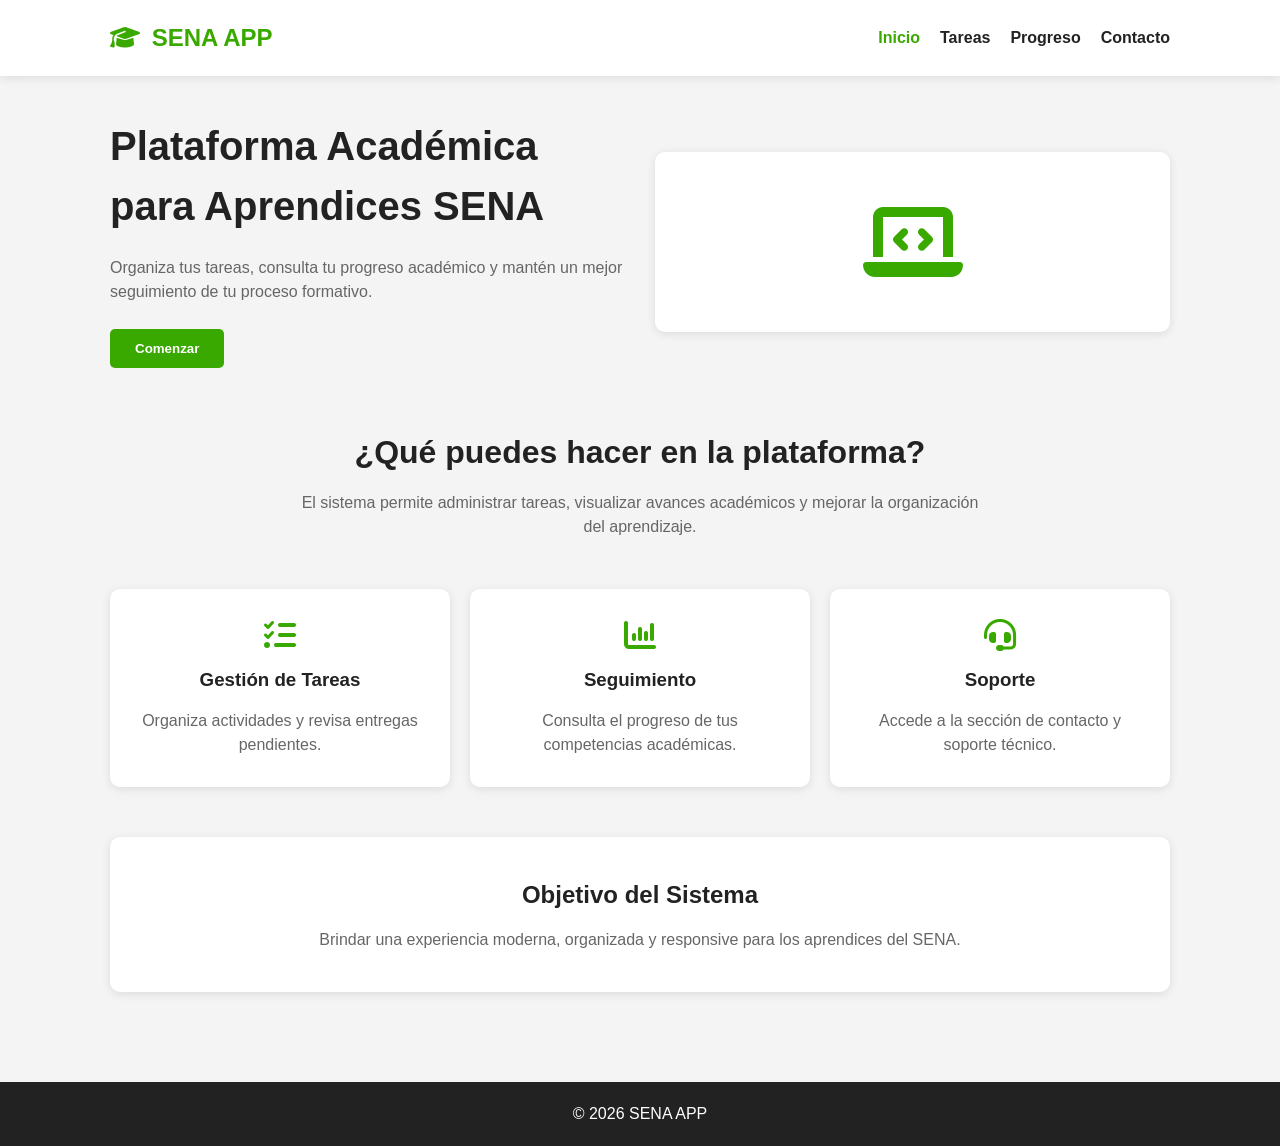
<file: Contenido/index.html>
<!DOCTYPE html>
<html lang="es">

<head>

    <meta charset="UTF-8">
    <meta name="viewport"
    content="width=device-width, initial-scale=1.0">

    <title>PLATAFORMA SENA - Inicio</title>

    <!-- CSS -->
    <link rel="stylesheet"
    href="CSS/styles_global.css">

    <!-- ICONOS -->
    <link rel="stylesheet"
    href="https://cdnjs.cloudflare.com/ajax/libs/font-awesome/6.5.1/css/all.min.css">

</head>

<body>

    <!-- HEADER -->
    <header class="header">

        <nav class="navbar">

            <h1 class="logo">
                <i class="fa-solid fa-graduation-cap"></i>
                SENA APP
            </h1>

            <ul class="nav-links">

                <li>
                    <a class="active" href="index.html">
                        Inicio
                    </a>
                </li>

                <li>
                    <a href="pages/tareas.html">
                        Tareas
                    </a>
                </li>

                <li>
                    <a href="pages/progreso.html">
                        Progreso
                    </a>
                </li>

                <li>
                    <a href="pages/contacto.html">
                        Contacto
                    </a>
                </li>

            </ul>

        </nav>

    </header>

    <!-- CONTENIDO -->
    <main class="container">

        <!-- HERO -->
        <section class="hero">

            <div class="hero-text">

                <h2>
                    Plataforma Académica
                    para Aprendices SENA
                </h2>

                <p>
                    Organiza tus tareas, consulta
                    tu progreso académico y mantén
                    un mejor seguimiento de tu
                    proceso formativo.
                </p>

                <button class="btn">
                    Comenzar
                </button>

            </div>

            <div class="hero-image">

                <i class="fa-solid fa-laptop-code"></i>

            </div>

        </section>

        <!-- INFORMACIÓN -->
        <section class="info-section">

            <h2>
                ¿Qué puedes hacer en la plataforma?
            </h2>

            <p>
                El sistema permite administrar tareas,
                visualizar avances académicos y mejorar
                la organización del aprendizaje.
            </p>

        </section>

        <!-- CARDS -->
        <section class="cards">

            <article class="card">

                <i class="fa-solid fa-list-check"></i>

                <h3>
                    Gestión de Tareas
                </h3>

                <p>
                    Organiza actividades y revisa
                    entregas pendientes.
                </p>

            </article>

            <article class="card">

                <i class="fa-solid fa-chart-column"></i>

                <h3>
                    Seguimiento
                </h3>

                <p>
                    Consulta el progreso de tus
                    competencias académicas.
                </p>

            </article>

            <article class="card">

                <i class="fa-solid fa-headset"></i>

                <h3>
                    Soporte
                </h3>

                <p>
                    Accede a la sección de contacto
                    y soporte técnico.
                </p>

            </article>

        </section>

        <!-- OBJETIVO -->
        <section class="objective">

            <h2>
                Objetivo del Sistema
            </h2>

            <p>
                Brindar una experiencia moderna,
                organizada y responsive para
                los aprendices del SENA.
            </p>

        </section>

    </main>

    <!-- FOOTER -->
    <footer class="footer">

        <p>
            © 2026 SENA APP
        </p>

    </footer>
</body>
</html>
</file>
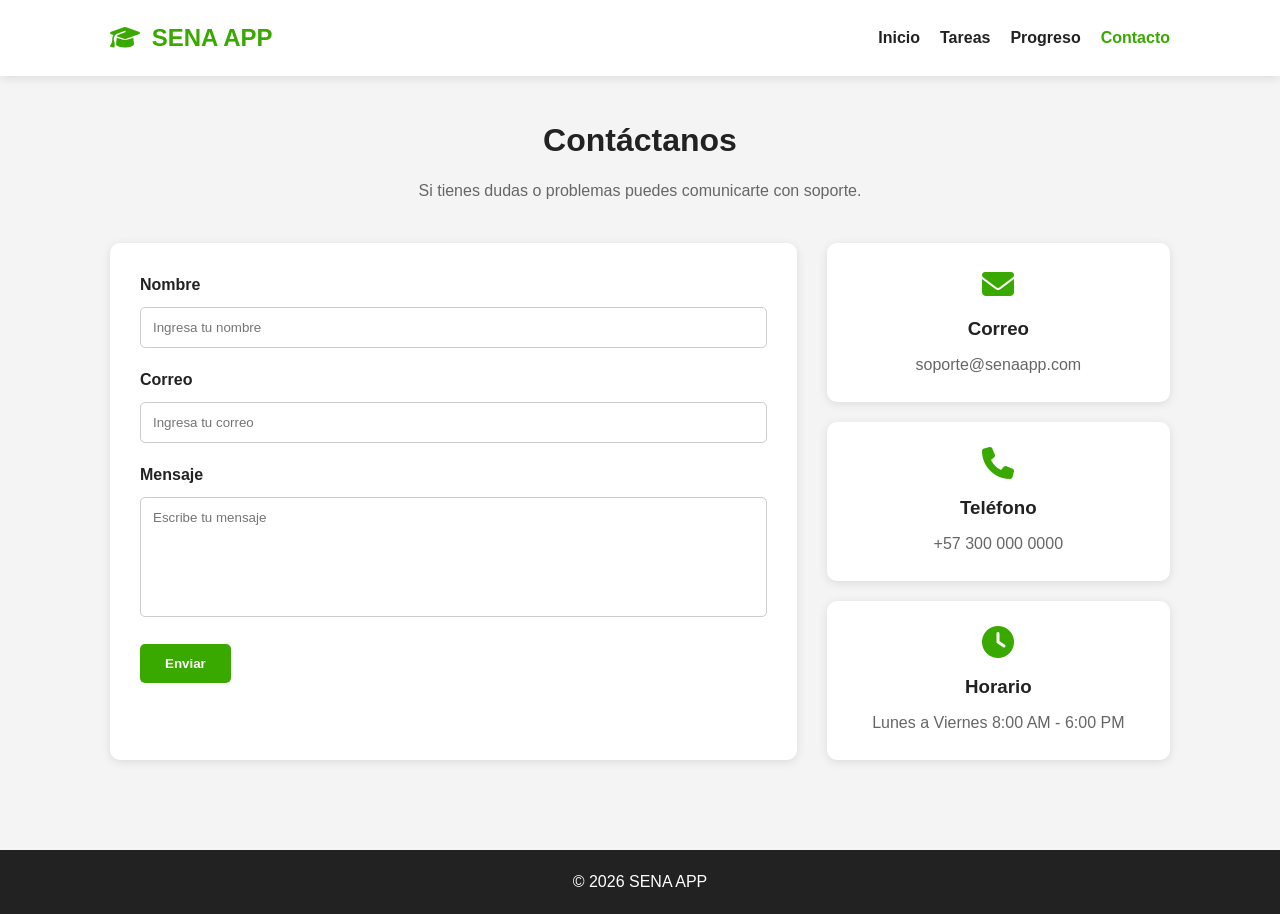
<file: Contenido/pages/contacto.html>
<!DOCTYPE html>
<html lang="es">

<head>

    <meta charset="UTF-8">

    <meta name="viewport"
    content="width=device-width, initial-scale=1.0">

    <title>Contacto | SENA APP</title>
    <!-- CSS -->
    <link rel="stylesheet"
    href="../CSS/styles_global.css">

    <link rel="stylesheet"
    href="../CSS/contacto.css">

    <!-- ICONOS -->
    <link rel="stylesheet"
    href="https://cdnjs.cloudflare.com/ajax/libs/font-awesome/6.5.1/css/all.min.css">

</head>

<body>

    <!-- HEADER -->
    <header class="header">

        <nav class="navbar">

            <h1 class="logo">
                <i class="fa-solid fa-graduation-cap"></i>
                SENA APP
            </h1>

            <ul class="nav-links">

                <li>
                    <a href="../index.html">
                        Inicio
                    </a>
                </li>

                <li>
                    <a href="tareas.html">
                        Tareas
                    </a>
                </li>

                <li>
                    <a href="progreso.html">
                        Progreso
                    </a>
                </li>

                <li>
                    <a class="active" href="contacto.html">
                        Contacto
                    </a>
                </li>

            </ul>

        </nav>

    </header>

    <!-- CONTENIDO -->
    <main class="container">

        <!-- TITULO -->
        <section class="contact-header">

            <h2>
                Contáctanos
            </h2>

            <p>
                Si tienes dudas o problemas
                puedes comunicarte con soporte.
            </p>

        </section>

        <!-- CONTACTO -->
        <section class="contact-section">

            <!-- FORMULARIO -->
            <form class="contact-form">

                <label>
                    Nombre
                </label>

                <input
                type="text"
                placeholder="Ingresa tu nombre">

                <label>
                    Correo
                </label>

                <input
                type="email"
                placeholder="Ingresa tu correo">

                <label>
                    Mensaje
                </label>

                <textarea
                placeholder="Escribe tu mensaje"></textarea>

                <button class="btn">
                    Enviar
                </button>

            </form>

            <!-- INFORMACIÓN -->
            <div class="contact-info">

                <div class="info-card">

                    <i class="fa-solid fa-envelope"></i>

                    <h3>
                        Correo
                    </h3>

                    <p>
                        soporte@senaapp.com
                    </p>

                </div>

                <div class="info-card">

                    <i class="fa-solid fa-phone"></i>

                    <h3>
                        Teléfono
                    </h3>

                    <p>
                        +57 300 000 0000
                    </p>

                </div>

                <div class="info-card">

                    <i class="fa-solid fa-clock"></i>

                    <h3>
                        Horario
                    </h3>

                    <p>
                        Lunes a Viernes
                        8:00 AM - 6:00 PM
                    </p>

                </div>

            </div>

        </section>

    </main>

    <!-- FOOTER -->
    <footer class="footer">

        <p>
            © 2026 SENA APP
        </p>

    </footer>

</body>

</html>
</file>
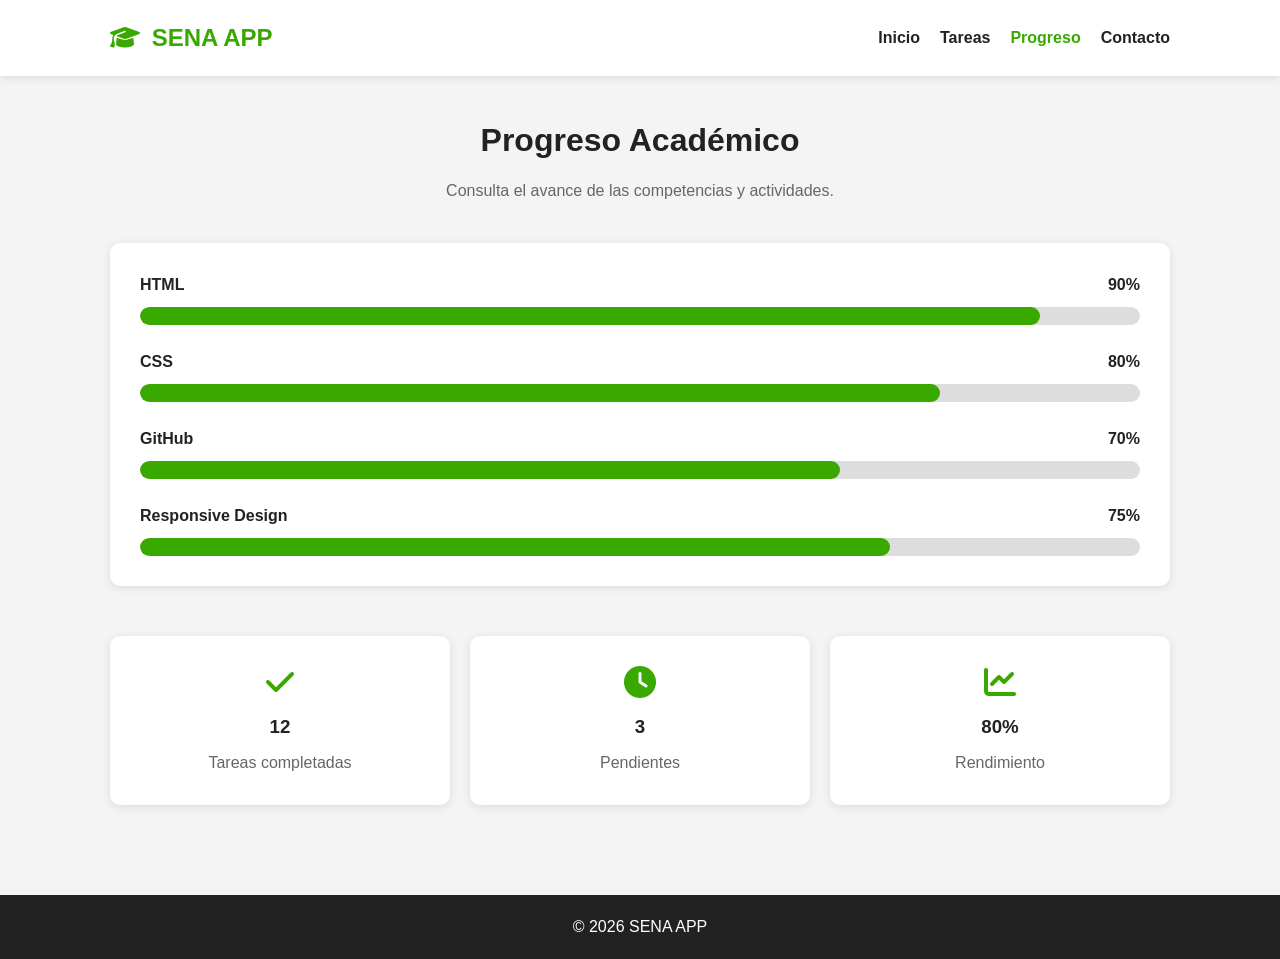
<file: Contenido/pages/progreso.html>
<!DOCTYPE html>
<html lang="es">

<head>

    <meta charset="UTF-8">

    <meta name="viewport"
    content="width=device-width, initial-scale=1.0">

    <title>Progreso | SENA APP</title>
    <!-- CSS -->
    <link rel="stylesheet"
    href="../CSS/styles_global.css">

    <link rel="stylesheet"
    href="../CSS/progreso.css">

    <!-- ICONOS -->
    <link rel="stylesheet"
    href="https://cdnjs.cloudflare.com/ajax/libs/font-awesome/6.5.1/css/all.min.css">

</head>

<body>

    <!-- HEADER -->
    <header class="header">

        <nav class="navbar">

            <h1 class="logo">
                <i class="fa-solid fa-graduation-cap"></i>
                SENA APP
            </h1>

            <ul class="nav-links">

                <li>
                    <a href="../index.html">
                        Inicio
                    </a>
                </li>

                <li>
                    <a href="tareas.html">
                        Tareas
                    </a>
                </li>

                <li>
                    <a class="active" href="progreso.html">
                        Progreso
                    </a>
                </li>

                <li>
                    <a href="contacto.html">
                        Contacto
                    </a>
                </li>

            </ul>

        </nav>

    </header>

    <!-- CONTENIDO -->
    <main class="container">

        <!-- TITULO -->
        <section class="progress-header">

            <h2>
                Progreso Académico
            </h2>

            <p>
                Consulta el avance de las
                competencias y actividades.
            </p>

        </section>

        <!-- PROGRESO -->
        <section class="progress-section">

            <!-- ITEM -->
            <div class="progress-card">

                <div class="progress-info">

                    <span>
                        HTML
                    </span>

                    <span>
                        90%
                    </span>

                </div>

                <div class="bar">

                    <div class="fill html"></div>

                </div>

            </div>

            <!-- ITEM -->
            <div class="progress-card">

                <div class="progress-info">

                    <span>
                        CSS
                    </span>

                    <span>
                        80%
                    </span>

                </div>

                <div class="bar">

                    <div class="fill css"></div>

                </div>

            </div>

            <!-- ITEM -->
            <div class="progress-card">

                <div class="progress-info">

                    <span>
                        GitHub
                    </span>

                    <span>
                        70%
                    </span>

                </div>

                <div class="bar">

                    <div class="fill github"></div>

                </div>

            </div>

            <!-- ITEM -->
            <div class="progress-card">

                <div class="progress-info">

                    <span>
                        Responsive Design
                    </span>

                    <span>
                        75%
                    </span>

                </div>

                <div class="bar">

                    <div class="fill responsive"></div>

                </div>

            </div>

        </section>

        <!-- RESUMEN -->
        <section class="summary">

            <div class="summary-card">

                <i class="fa-solid fa-check"></i>

                <h3>
                    12
                </h3>

                <p>
                    Tareas completadas
                </p>

            </div>

            <div class="summary-card">

                <i class="fa-solid fa-clock"></i>

                <h3>
                    3
                </h3>

                <p>
                    Pendientes
                </p>

            </div>

            <div class="summary-card">

                <i class="fa-solid fa-chart-line"></i>

                <h3>
                    80%
                </h3>

                <p>
                    Rendimiento
                </p>

            </div>

        </section>

    </main>

    <!-- FOOTER -->
    <footer class="footer">

        <p>
            © 2026 SENA APP
        </p>

    </footer>

</body>
</html>
</file>
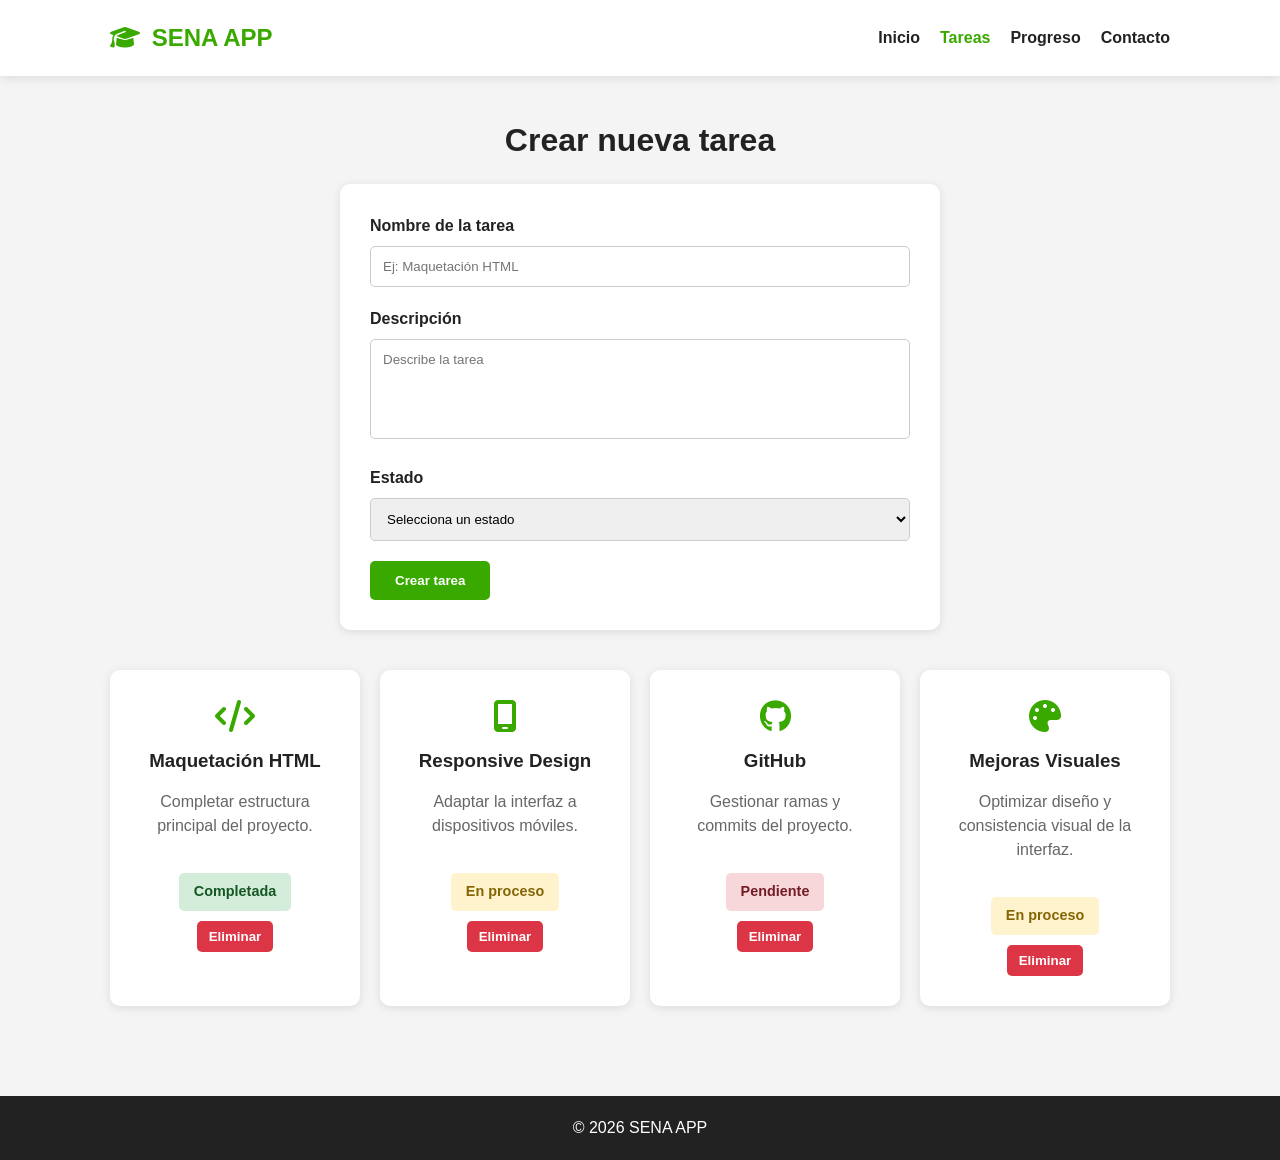
<file: Contenido/pages/tareas.html>
<!DOCTYPE html>
<html lang="es">
<head>
    <meta charset="UTF-8">
    <meta name="viewport" content="width=device-width, initial-scale=1.0">

    <title>Tareas | SENA APP</title>

    <link rel="stylesheet" href="../CSS/styles_global.css">
    <link rel="stylesheet" href="../CSS/tareas.css">
    <link rel="stylesheet" href="https://cdnjs.cloudflare.com/ajax/libs/font-awesome/6.5.1/css/all.min.css">
</head>

<body>

<header class="header">

    <nav class="navbar">

        <h1 class="logo">
            <i class="fa-solid fa-graduation-cap"></i>
            SENA APP
        </h1>

        <ul class="nav-links">

            <li><a href="../index.html">Inicio</a></li>
            <li><a class="active" href="tareas.html">Tareas</a></li>
            <li><a href="progreso.html">Progreso</a></li>
            <li><a href="contacto.html">Contacto</a></li>

        </ul>

    </nav>

</header>

<main class="container">

    <!-- FORMULARIO (CREATE) -->
    <section class="task-form-section">

        <h2>Crear nueva tarea</h2>

        <form class="task-form">

            <label>Nombre de la tarea</label>
            <input 
                type="text" 
                name="taskName"
                placeholder="Ej: Maquetación HTML" 
                required 
                maxlength="50">

            <label>Descripción</label>
            <textarea 
                name="taskDescription"
                placeholder="Describe la tarea" 
                required 
                maxlength="150"></textarea>

            <label>Estado</label>
            <select name="taskStatus" required>

                <option value="">Selecciona un estado</option>
                <option value="pending">Pendiente</option>
                <option value="progress">En proceso</option>
                <option value="completed">Completada</option>

            </select>

            <button class="btn" type="submit">Crear tarea</button>

        </form>

    </section>

    <!-- LISTADO (READ + CRUD VISUAL) -->
    <section class="tasks">

        <article class="task-card" data-id="1">

            <i class="fa-solid fa-code"></i>

            <h3>Maquetación HTML</h3>
            <p>Completar estructura principal del proyecto.</p>

            <div class="task-actions">

                <span class="status completed">Completada</span>

                <button class="delete-btn">Eliminar</button>

            </div>

        </article>

        <article class="task-card" data-id="2">

            <i class="fa-solid fa-mobile-screen"></i>

            <h3>Responsive Design</h3>
            <p>Adaptar la interfaz a dispositivos móviles.</p>

            <div class="task-actions">

                <span class="status progress">En proceso</span>

                <button class="delete-btn">Eliminar</button>

            </div>

        </article>

        <article class="task-card" data-id="3">

            <i class="fa-brands fa-github"></i>

            <h3>GitHub</h3>
            <p>Gestionar ramas y commits del proyecto.</p>

            <div class="task-actions">

                <span class="status pending">Pendiente</span>

                <button class="delete-btn">Eliminar</button>

            </div>

        </article>

        <article class="task-card" data-id="4">

            <i class="fa-solid fa-palette"></i>

            <h3>Mejoras Visuales</h3>
            <p>Optimizar diseño y consistencia visual de la interfaz.</p>

            <div class="task-actions">

                <span class="status progress">En proceso</span>

                <button class="delete-btn">Eliminar</button>

            </div>

        </article>

    </section>

</main>

<footer class="footer">
    <p>© 2026 SENA APP</p>
</footer>

</body>
</html>
</file>
<file: Contenido/CSS/styles_global.css>
/* =========================
   RESET
========================= */
*{
    margin: 0;
    padding: 0;
    box-sizing: border-box;
}

/* =========================
   VARIABLES
========================= */
:root{

    --color-primary: #39A900;
    --color-dark: #222;
    --color-light: #f4f4f4;
    --color-white: #ffffff;
    --color-gray: #666;

    --font-main: Arial, Helvetica, sans-serif;

    --spacing-sm: 10px;
    --spacing-md: 20px;
    --spacing-lg: 40px;

    --radius: 10px;
}

/* =========================
   BODY
========================= */
body{
    font-family: var(--font-main);
    background-color: var(--color-light);
    color: var(--color-dark);
    line-height: 1.5;
}

/* =========================
   HEADER
========================= */
.header{
    background-color: var(--color-white);
    box-shadow: 0 2px 10px rgba(0,0,0,0.1);
}

/* =========================
   NAVBAR
========================= */
.navbar{
    max-width: 1100px;

    margin: auto;

    padding: 20px;

    display: flex;
    justify-content: space-between;
    align-items: center;
}

/* =========================
   LOGO
========================= */
.logo{
    color: var(--color-primary);
    font-size: 1.5rem;
}

.logo i{
    margin-right: 5px;
}

/* =========================
   LINKS
========================= */
.nav-links{
    list-style: none;

    display: flex;
    gap: 20px;
}

.nav-links a{
    text-decoration: none;
    color: var(--color-dark);

    font-weight: bold;

    transition: 0.3s;
}

.nav-links a:hover,
.nav-links .active{
    color: var(--color-primary);
}

/* =========================
   CONTAINER
========================= */
.container{
    max-width: 1100px;

    margin: auto;

    padding: var(--spacing-lg) var(--spacing-md);
}

/* =========================
   HERO
========================= */
.hero{
    display: grid;
    grid-template-columns: 1fr;

    gap: 30px;

    align-items: center;

    margin-bottom: 60px;
}

/* TEXTO */
.hero-text h2{
    font-size: 2.5rem;

    margin-bottom: 20px;
}

.hero-text p{
    color: var(--color-gray);

    margin-bottom: 25px;
}

/* IMAGEN */
.hero-image{
    background-color: var(--color-white);

    padding: 50px;

    border-radius: var(--radius);

    text-align: center;

    box-shadow: 0 2px 10px rgba(0,0,0,0.1);
}

.hero-image i{
    font-size: 5rem;
    color: var(--color-primary);
}

/* =========================
   BOTÓN
========================= */
.btn{
    background-color: var(--color-primary);
    color: var(--color-white);

    border: none;

    padding: 12px 25px;

    border-radius: 5px;

    cursor: pointer;

    font-weight: bold;

    transition: 0.3s;
}

.btn:hover{
    background-color: #2d8500;
}

/* =========================
   INFO
========================= */
.info-section{
    text-align: center;

    margin-bottom: 50px;
}

.info-section h2{
    margin-bottom: 15px;

    font-size: 2rem;
}

.info-section p{
    color: var(--color-gray);

    max-width: 700px;

    margin: auto;
}

/* =========================
   CARDS
========================= */
.cards{
    display: grid;
    grid-template-columns: 1fr;

    gap: 20px;

    margin-bottom: 50px;
}

/* CARD */
.card{
    background-color: var(--color-white);

    padding: 30px;

    border-radius: var(--radius);

    text-align: center;

    box-shadow: 0 2px 10px rgba(0,0,0,0.1);

    transition: 0.3s;
}

.card:hover{
    transform: translateY(-5px);
}

/* ICONO */
.card i{
    font-size: 2rem;

    color: var(--color-primary);

    margin-bottom: 15px;
}

/* TITULO */
.card h3{
    margin-bottom: 15px;
}

/* TEXTO */
.card p{
    color: var(--color-gray);
}

/* =========================
   OBJECTIVE
========================= */
.objective{
    background-color: var(--color-white);

    padding: 40px;

    border-radius: var(--radius);

    text-align: center;

    box-shadow: 0 2px 10px rgba(0,0,0,0.1);
}

.objective h2{
    margin-bottom: 15px;
}

.objective p{
    color: var(--color-gray);
}

/* =========================
   FOOTER
========================= */
.footer{
    background-color: var(--color-dark);

    color: var(--color-white);

    text-align: center;

    padding: 20px;

    margin-top: 50px;
}

/* =========================
   RESPONSIVE
========================= */
@media(min-width:768px){

    .hero{
        grid-template-columns: 1fr 1fr;
    }

    .cards{
        grid-template-columns: repeat(3,1fr);
    }
}

/*  MOBILE */
@media(max-width:768px){

    .navbar{
        flex-direction: column;
        gap: 15px;
    }

    .nav-links{
        flex-wrap: wrap;
        justify-content: center;
    }

    .hero-text h2{
        font-size: 2rem;
    }

    .info-section h2{
        font-size: 1.7rem;
    }
}
</file>
<file: Contenido/CSS/contacto.css>
/* =========================
   HEADER
========================= */
.contact-header{
    text-align: center;

    margin-bottom: 40px;
}

.contact-header h2{
    font-size: 2rem;
    margin-bottom: 15px;
}

.contact-header p{
    color: var(--color-gray);
}

/* =========================
   CONTACT SECTION
========================= */
.contact-section{
    display: grid;
    grid-template-columns: 1fr;

    gap: 30px;
}

/* =========================
   FORM
========================= */
.contact-form{
    background-color: var(--color-white);

    padding: 30px;

    border-radius: var(--radius);

    box-shadow: 0 2px 10px rgba(0,0,0,0.1);
}

/* LABEL */
.contact-form label{
    display: block;

    margin-bottom: 10px;

    font-weight: bold;
}

/* INPUTS */
.contact-form input,
.contact-form textarea{
    width: 100%;

    padding: 12px;

    margin-bottom: 20px;

    border: 1px solid #ccc;

    border-radius: 5px;

    font-family: var(--font-main);

    outline: none;
}

/* TEXTAREA */
.contact-form textarea{
    resize: none;

    min-height: 120px;
}

/* FOCUS */
.contact-form input:focus,
.contact-form textarea:focus{
    border-color: var(--color-primary);
}

/* =========================
   INFO
========================= */
.contact-info{
    display: grid;

    gap: 20px;
}

/* CARD */
.info-card{
    background-color: var(--color-white);

    padding: 25px;

    border-radius: var(--radius);

    text-align: center;

    box-shadow: 0 2px 10px rgba(0,0,0,0.1);

    transition: 0.3s;
}

.info-card:hover{
    transform: translateY(-5px);
}

/* ICON */
.info-card i{
    font-size: 2rem;

    color: var(--color-primary);

    margin-bottom: 15px;
}

/* TITULO */
.info-card h3{
    margin-bottom: 10px;
}

/* TEXTO */
.info-card p{
    color: var(--color-gray);
}

/* =========================
   RESPONSIVE
========================= */
@media(min-width:768px){

    .contact-section{
        grid-template-columns: 2fr 1fr;
    }
}
</file>
<file: Contenido/CSS/progreso.css>
/* =========================
   HEADER
========================= */
.progress-header{
    text-align: center;

    margin-bottom: 40px;
}

.progress-header h2{
    font-size: 2rem;
    margin-bottom: 15px;
}

.progress-header p{
    color: var(--color-gray);
}

/* =========================
   SECTION
========================= */
.progress-section{
    background-color: var(--color-white);

    padding: 30px;

    border-radius: var(--radius);

    box-shadow: 0 2px 10px rgba(0,0,0,0.1);

    margin-bottom: 50px;
}

/* =========================
   CARD
========================= */
.progress-card{
    margin-bottom: 25px;
}

.progress-card:last-child{
    margin-bottom: 0;
}

/* =========================
   INFO
========================= */
.progress-info{
    display: flex;
    justify-content: space-between;

    margin-bottom: 10px;

    font-weight: bold;
}

/* =========================
   BARRA
========================= */
.bar{
    width: 100%;
    height: 18px;

    background-color: #ddd;

    border-radius: 20px;

    overflow: hidden;
}

/* =========================
   FILL
========================= */
.fill{
    height: 100%;

    background-color: var(--color-primary);

    border-radius: 20px;
}

/* PORCENTAJES */
.html{
    width: 90%;
}

.css{
    width: 80%;
}

.github{
    width: 70%;
}

.responsive{
    width: 75%;
}

/* =========================
   SUMMARY
========================= */
.summary{
    display: grid;
    grid-template-columns: 1fr;

    gap: 20px;
}

/* CARD */
.summary-card{
    background-color: var(--color-white);

    padding: 30px;

    border-radius: var(--radius);

    text-align: center;

    box-shadow: 0 2px 10px rgba(0,0,0,0.1);

    transition: 0.3s;
}

.summary-card:hover{
    transform: translateY(-5px);
}

/* ICON */
.summary-card i{
    font-size: 2rem;

    color: var(--color-primary);

    margin-bottom: 15px;
}

/* TITULO */
.summary-card h3{
    margin-bottom: 10px;
}

/* TEXTO */
.summary-card p{
    color: var(--color-gray);
}

/* =========================
   RESPONSIVE
========================= */
@media(min-width:768px){

    .summary{
        grid-template-columns: repeat(3,1fr);
    }
}
</file>
<file: Contenido/CSS/tareas.css>
.tasks-header{
    text-align: center;
    margin-bottom: 40px;
}

.tasks-header h2{
    font-size: 2rem;
    margin-bottom: 15px;
}

.tasks-header p{
    color: var(--color-gray);
}

/* GRID */
.tasks{
    display: grid;
    grid-template-columns: 1fr;
    gap: 20px;
}

/* CARD */
.task-card{
    background-color: var(--color-white);
    padding: 30px;
    border-radius: var(--radius);
    box-shadow: 0 2px 10px rgba(0,0,0,0.1);
    transition: 0.3s;
    text-align: center;

    display: flex;
    flex-direction: column;
    align-items: center;
}

.task-card:hover{
    transform: translateY(-5px);
}

/* ICON */
.task-card i{
    font-size: 2rem;
    color: var(--color-primary);
    margin-bottom: 15px;
}

/* TEXT */
.task-card h3{
    margin-bottom: 15px;
}

.task-card p{
    color: var(--color-gray);
    margin-bottom: 20px;
}

/* STATUS */
.status{
    display: inline-block;
    padding: 8px 15px;
    border-radius: 5px;
    font-size: 0.9rem;
    font-weight: bold;
}

/* COLORS */
.completed{
    background-color: #d4edda;
    color: #155724;
}

.progress{
    background-color: #fff3cd;
    color: #856404;
}

.pending{
    background-color: #f8d7da;
    color: #721c24;
}

/* ACTIONS FIX */
.task-actions{
   display: flex;
    flex-direction: column; 
    gap: 10px;
    align-items: center;
    margin-top: 15px;
}

/* DELETE BUTTON */
.delete-btn{
    padding: 8px 12px;
    border: none;
    border-radius: 5px;
    background-color: #dc3545;
    color: white;
    font-weight: bold;
    cursor: pointer;
    transition: 0.3s;
}

.delete-btn:hover{
    background-color: #b02a37;
}

/* FORM */
.task-form-section{
    text-align: center;
    margin-bottom: 40px;
}

.task-form-section h2{
    font-size: 2rem;
    margin-bottom: 20px;
}

.task-form{
    background-color: var(--color-white);
    padding: 30px;
    border-radius: var(--radius);
    box-shadow: 0 2px 10px rgba(0,0,0,0.1);
    max-width: 600px;
    margin: auto;
    text-align: left;
}

.task-form label{
    display: block;
    margin-bottom: 8px;
    font-weight: bold;
}

.task-form input,
.task-form textarea,
.task-form select{
    width: 100%;
    padding: 12px;
    margin-bottom: 20px;
    border: 1px solid #ccc;
    border-radius: 5px;
    font-family: var(--font-main);
    outline: none;
}

.task-form textarea{
    resize: none;
    min-height: 100px;
}

.task-form input:focus,
.task-form textarea:focus,
.task-form select:focus{
    border-color: var(--color-primary);
}

/* RESPONSIVE */
@media(min-width:768px){
    .tasks{
        grid-template-columns: repeat(2,1fr);
    }
}

@media(min-width:1024px){
    .tasks{
        grid-template-columns: repeat(4,1fr);
    }
}
</file>
